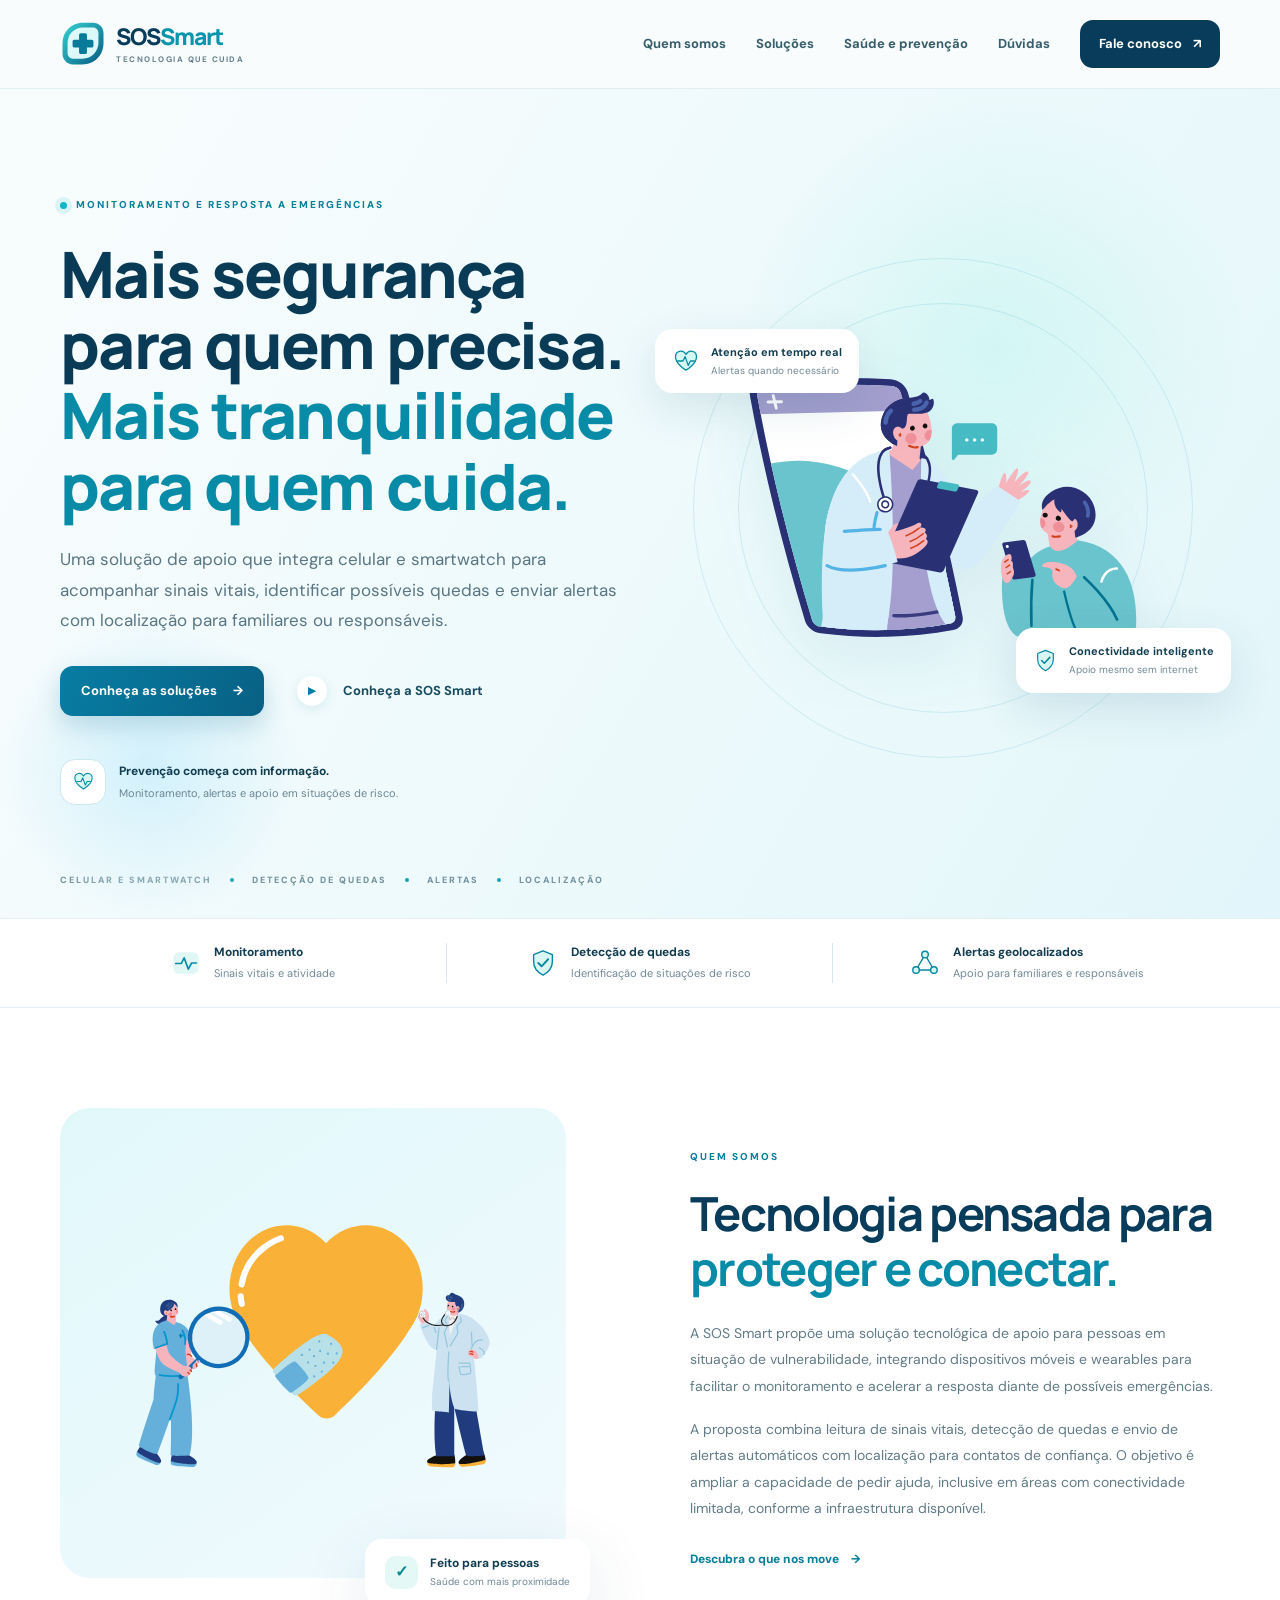
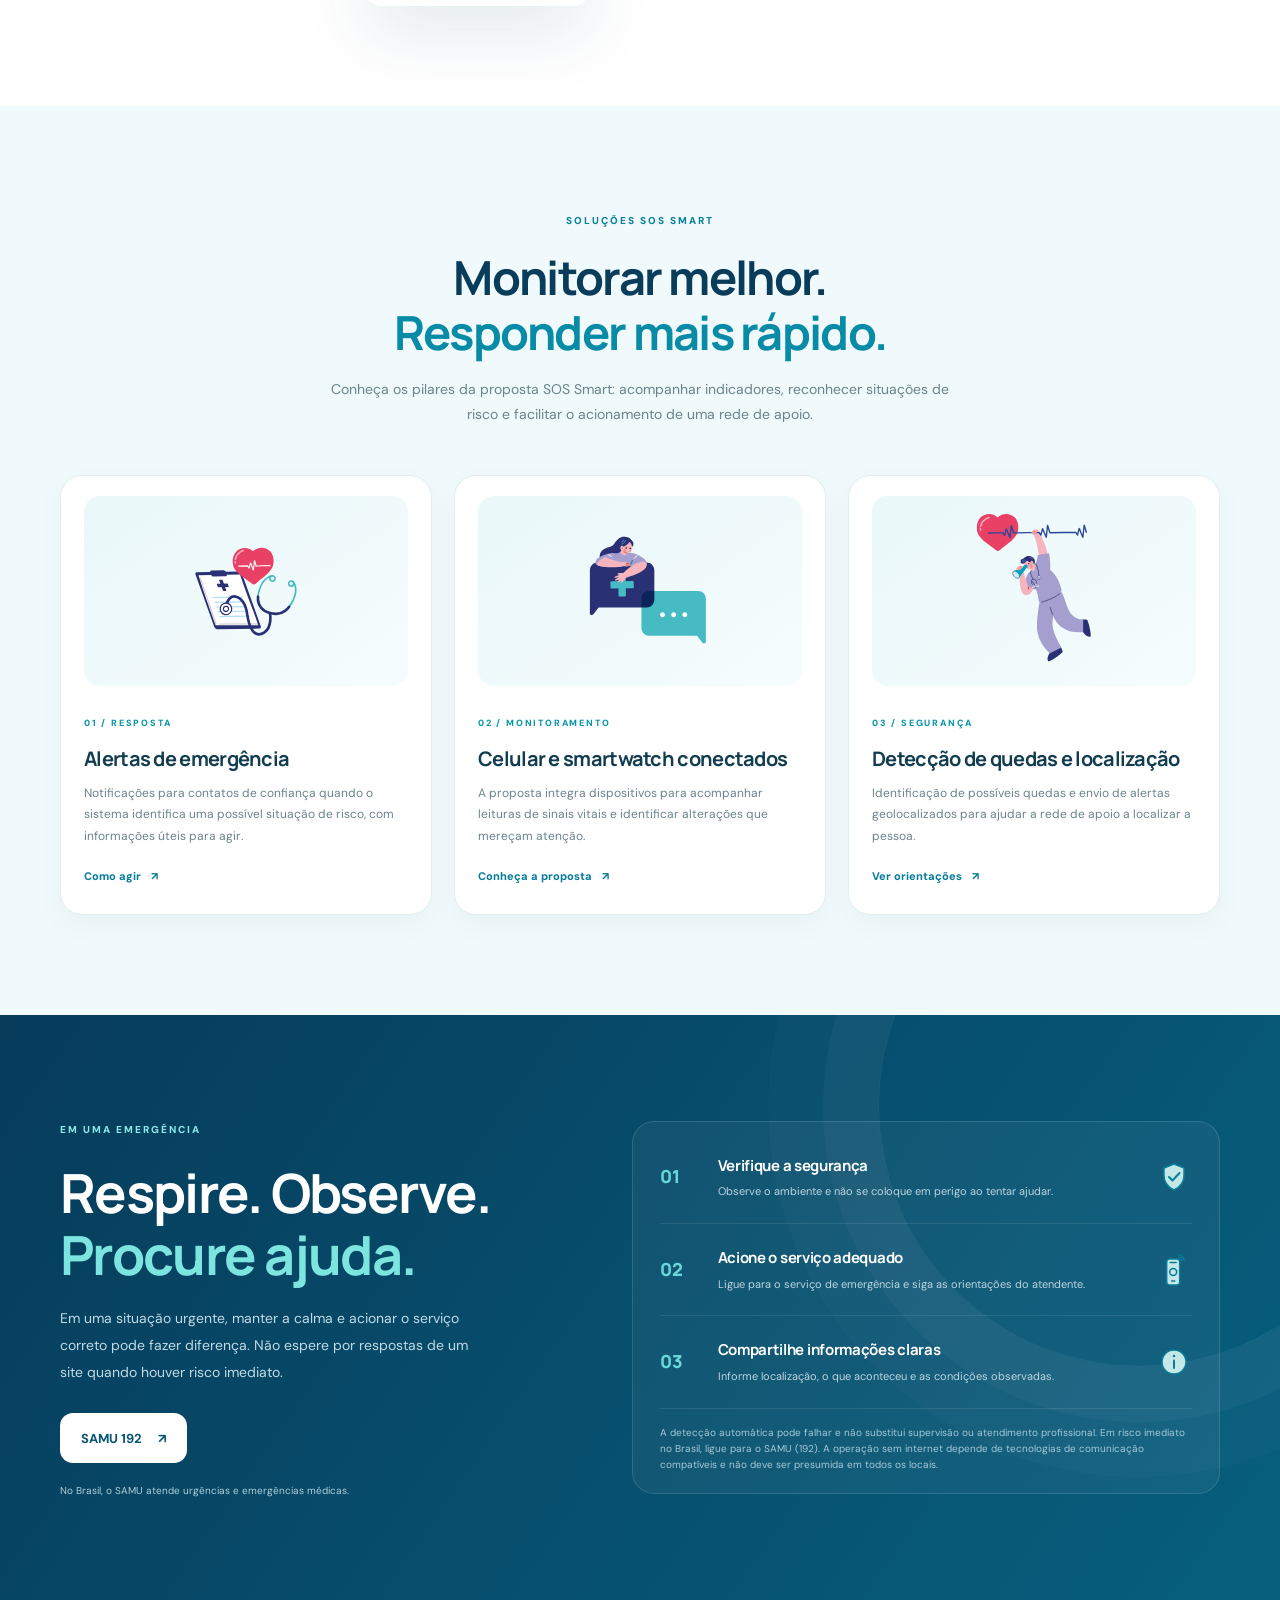
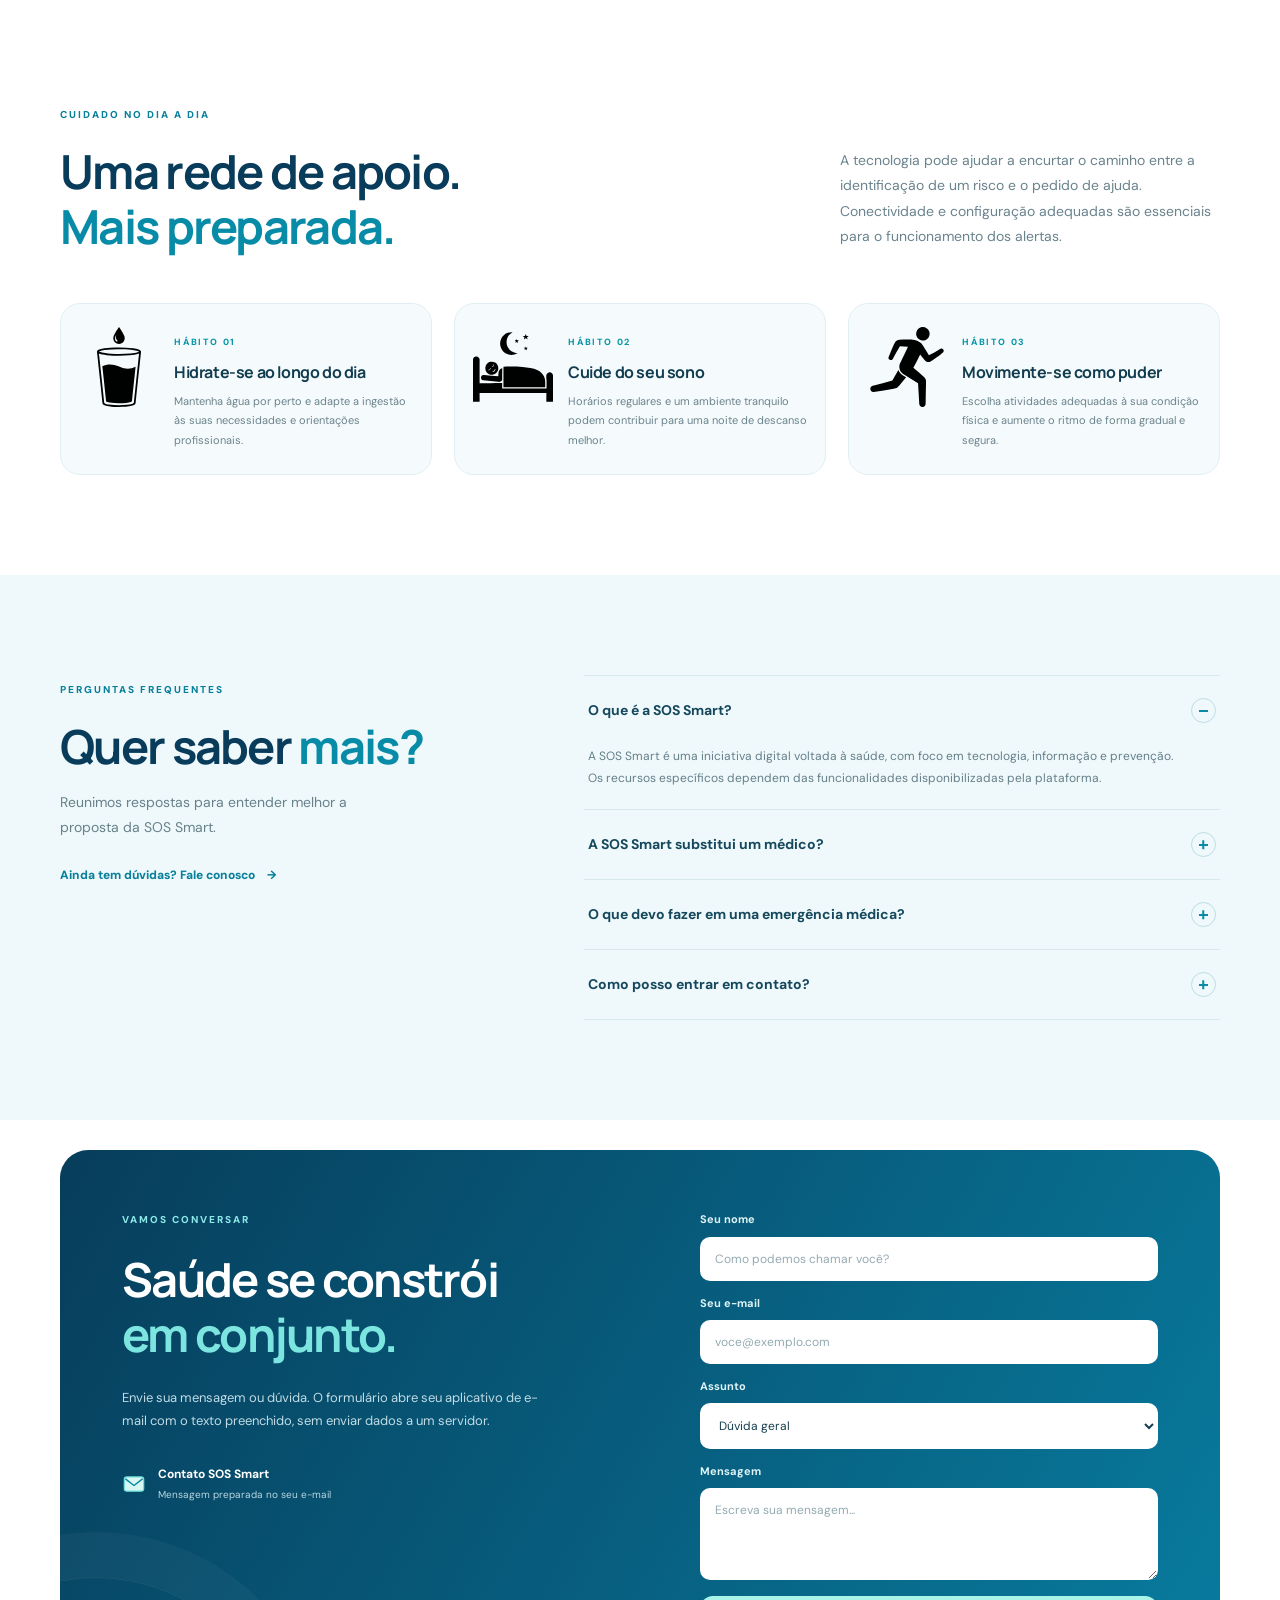
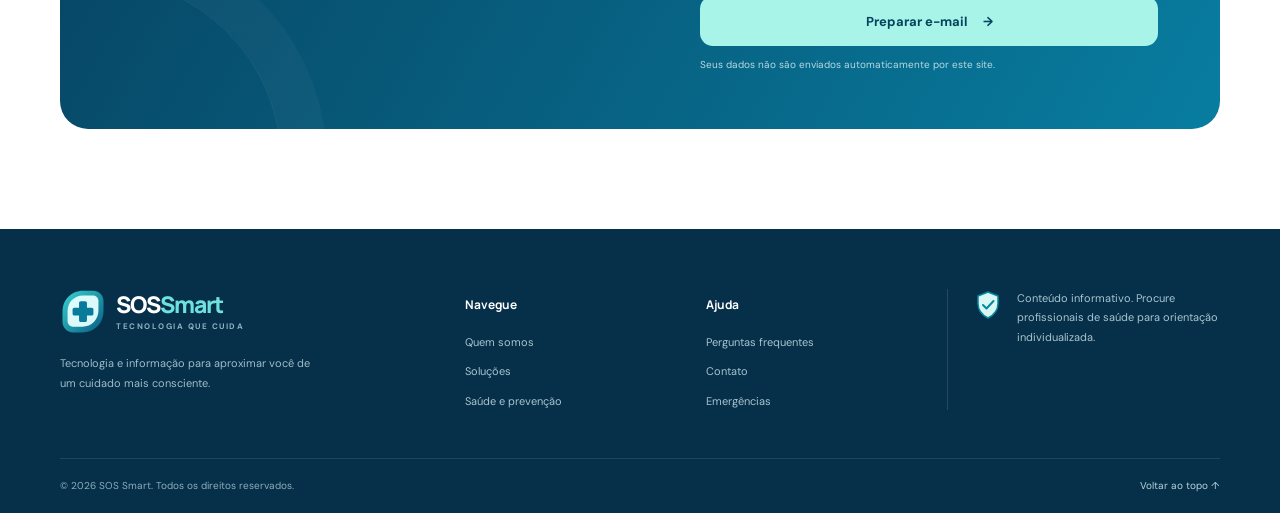
<file: index.html>
<!doctype html>
<html lang="pt-BR">
<head>
  <meta charset="utf-8">
  <meta name="viewport" content="width=device-width, initial-scale=1">
  <meta name="theme-color" content="#075d7d">
  <meta name="description" content="SOS Smart: tecnologia assistiva para monitoramento, detecção de quedas e alertas de emergência para pessoas em situação de vulnerabilidade.">
  <title>SOS Smart | Tecnologia que cuida de você</title>
  <link rel="icon" href="assets/logo-sossmart.svg" type="image/svg+xml">
  <link rel="preconnect" href="https://fonts.googleapis.com">
  <link rel="preconnect" href="https://fonts.gstatic.com" crossorigin>
  <link href="https://fonts.googleapis.com/css2?family=DM+Sans:wght@400;500;600;700&family=Manrope:wght@400;500;600;700;800&display=swap" rel="stylesheet">
  <link rel="stylesheet" href="style.css">
</head>
<body>
  <a class="skip-link" href="#conteudo">Pular para o conteúdo</a>
  <header class="site-header" id="topo">
    <div class="container nav-wrap">
      <a class="brand" href="#topo" aria-label="SOS Smart, início"><img src="assets/logo-sossmart.svg" alt="" width="48" height="48"><span>SOS<span class="brand-light">Smart</span><small>TECNOLOGIA QUE CUIDA</small></span></a>
      <button class="nav-toggle" aria-label="Abrir menu" aria-expanded="false" aria-controls="nav-menu"><span></span><span></span><span></span></button>
      <nav class="nav-menu" id="nav-menu" aria-label="Navegação principal">
        <a href="#sobre">Quem somos</a><a href="#solucoes">Soluções</a><a href="#prevencao">Saúde e prevenção</a><a href="#faq">Dúvidas</a>
        <a class="nav-cta" href="#contato">Fale conosco <span aria-hidden="true">↗</span></a>
      </nav>
    </div>
  </header>

  <main id="conteudo">
    <section class="hero section-pad">
      <div class="hero-glow glow-one"></div><div class="hero-glow glow-two"></div>
      <div class="container hero-grid">
        <div class="hero-copy reveal">
          <span class="eyebrow"><span class="eyebrow-dot"></span> MONITORAMENTO E RESPOSTA A EMERGÊNCIAS</span>
          <h1>Mais segurança para quem precisa. <span>Mais tranquilidade para quem cuida.</span></h1>
          <p class="hero-lead">Uma solução de apoio que integra celular e smartwatch para acompanhar sinais vitais, identificar possíveis quedas e enviar alertas com localização para familiares ou responsáveis.</p>
          <div class="hero-actions"><a class="button button-primary" href="#solucoes">Conheça as soluções <span aria-hidden="true">→</span></a><a class="button button-quiet" href="#sobre"><span class="play-icon" aria-hidden="true">▶</span> Conheça a SOS Smart</a></div>
          <div class="hero-proof"><div class="proof-icon"><img src="assets/icon-heart.svg" alt="" width="23" height="23"></div><p><strong>Prevenção começa com informação.</strong><span>Monitoramento, alertas e apoio em situações de risco.</span></p></div>
        </div>
        <div class="hero-art reveal reveal-delay" aria-label="Ilustração de cuidado em saúde conectado">
          <div class="art-orbit orbit-a"></div><div class="art-orbit orbit-b"></div>
          <img class="hero-illustration" src="assets/hero-care.svg" alt="Profissional de saúde com um coração e elementos de monitoramento digital" width="620" height="560">
          <div class="floating-card card-heart"><img src="assets/icon-heart.svg" alt="" width="28" height="28"><span><strong>Atenção em tempo real</strong><small>Alertas quando necessário</small></span></div>
          <div class="floating-card card-shield"><img src="assets/icon-shield.svg" alt="" width="25" height="25"><span><strong>Conectividade inteligente</strong><small>Apoio mesmo sem internet</small></span></div>
        </div>
      </div>
      <div class="container hero-bottom"><span>CELULAR E SMARTWATCH</span><i></i><span>DETECÇÃO DE QUEDAS</span><i></i><span>ALERTAS</span><i></i><span>LOCALIZAÇÃO</span></div>
    </section>

    <section class="trust-strip" aria-label="Princípios SOS Smart"><div class="container trust-grid"><div><img src="assets/icon-pulse.svg" alt="" width="30" height="30"><span><strong>Monitoramento</strong><small>Sinais vitais e atividade</small></span></div><div><img src="assets/icon-shield.svg" alt="" width="30" height="30"><span><strong>Detecção de quedas</strong><small>Identificação de situações de risco</small></span></div><div><img src="assets/icon-connected.svg" alt="" width="30" height="30"><span><strong>Alertas geolocalizados</strong><small>Apoio para familiares e responsáveis</small></span></div></div></section>

    <section class="about section-pad" id="sobre"><div class="container about-grid">
      <div class="about-visual reveal"><div class="visual-frame"><img src="assets/team-care.svg" alt="Ilustração de equipe de saúde acolhendo uma pessoa" width="560" height="470"></div><div class="mini-note"><span class="note-check">✓</span><span><strong>Feito para pessoas</strong><small>Saúde com mais proximidade</small></span></div></div>
      <div class="about-copy reveal reveal-delay"><span class="eyebrow">QUEM SOMOS</span><h2>Tecnologia pensada para <span>proteger e conectar.</span></h2><p>A SOS Smart propõe uma solução tecnológica de apoio para pessoas em situação de vulnerabilidade, integrando dispositivos móveis e wearables para facilitar o monitoramento e acelerar a resposta diante de possíveis emergências.</p><p>A proposta combina leitura de sinais vitais, detecção de quedas e envio de alertas automáticos com localização para contatos de confiança. O objetivo é ampliar a capacidade de pedir ajuda, inclusive em áreas com conectividade limitada, conforme a infraestrutura disponível.</p><a class="text-link" href="#solucoes">Descubra o que nos move <span aria-hidden="true">→</span></a></div>
    </div></section>

    <section class="solutions section-pad" id="solucoes"><div class="container"><div class="section-heading reveal"><span class="eyebrow">SOLUÇÕES SOS SMART</span><h2>Monitorar melhor.<br><span>Responder mais rápido.</span></h2><p>Conheça os pilares da proposta SOS Smart: acompanhar indicadores, reconhecer situações de risco e facilitar o acionamento de uma rede de apoio.</p></div>
      <div class="solution-grid">
        <article class="solution-card solution-featured reveal"><div class="solution-image"><img src="assets/solution-emergency.svg" alt="Ilustração de atendimento e suporte em emergência" width="300" height="220"></div><span class="card-kicker">01 / RESPOSTA</span><h3>Alertas de emergência</h3><p>Notificações para contatos de confiança quando o sistema identifica uma possível situação de risco, com informações úteis para agir.</p><a href="#emergencias" class="card-link">Como agir <span aria-hidden="true">↗</span></a></article>
        <article class="solution-card reveal reveal-delay"><div class="solution-image"><img src="assets/solution-monitor.svg" alt="Ilustração de monitoramento de indicadores de saúde" width="300" height="220"></div><span class="card-kicker">02 / MONITORAMENTO</span><h3>Celular e smartwatch conectados</h3><p>A proposta integra dispositivos para acompanhar leituras de sinais vitais e identificar alterações que mereçam atenção.</p><a href="#sobre" class="card-link">Conheça a proposta <span aria-hidden="true">↗</span></a></article>
        <article class="solution-card reveal reveal-delay-2"><div class="solution-image"><img src="assets/solution-learn.svg" alt="Ilustração de materiais educativos de saúde" width="300" height="220"></div><span class="card-kicker">03 / SEGURANÇA</span><h3>Detecção de quedas e localização</h3><p>Identificação de possíveis quedas e envio de alertas geolocalizados para ajudar a rede de apoio a localizar a pessoa.</p><a href="#emergencias" class="card-link">Ver orientações <span aria-hidden="true">↗</span></a></article>
      </div>
    </div></section>

    <section class="emergency section-pad" id="emergencias"><div class="container emergency-grid"><div class="emergency-copy reveal"><span class="eyebrow eyebrow-light">EM UMA EMERGÊNCIA</span><h2>Respire. Observe.<br><span>Procure ajuda.</span></h2><p>Em uma situação urgente, manter a calma e acionar o serviço correto pode fazer diferença. Não espere por respostas de um site quando houver risco imediato.</p><a class="button button-white" href="tel:192">SAMU 192 <span aria-hidden="true">↗</span></a><small class="emergency-caption">No Brasil, o SAMU atende urgências e emergências médicas.</small></div>
      <div class="emergency-steps reveal reveal-delay"><div class="step-row"><span class="step-number">01</span><div><h3>Verifique a segurança</h3><p>Observe o ambiente e não se coloque em perigo ao tentar ajudar.</p></div><img src="assets/icon-shield.svg" alt="" width="32" height="32"></div><div class="step-row"><span class="step-number">02</span><div><h3>Acione o serviço adequado</h3><p>Ligue para o serviço de emergência e siga as orientações do atendente.</p></div><img src="assets/icon-phone.svg" alt="" width="32" height="32"></div><div class="step-row"><span class="step-number">03</span><div><h3>Compartilhe informações claras</h3><p>Informe localização, o que aconteceu e as condições observadas.</p></div><img src="assets/icon-info.svg" alt="" width="32" height="32"></div><p class="disclaimer">A detecção automática pode falhar e não substitui supervisão ou atendimento profissional. Em risco imediato no Brasil, ligue para o SAMU (192). A operação sem internet depende de tecnologias de comunicação compatíveis e não deve ser presumida em todos os locais.</p></div>
    </div></section>

    <section class="prevention section-pad" id="prevencao"><div class="container"><div class="section-heading section-heading-row reveal"><div><span class="eyebrow">CUIDADO NO DIA A DIA</span><h2>Uma rede de apoio.<br><span>Mais preparada.</span></h2></div><p>A tecnologia pode ajudar a encurtar o caminho entre a identificação de um risco e o pedido de ajuda. Conectividade e configuração adequadas são essenciais para o funcionamento dos alertas.</p></div>
      <div class="tips-grid"><article class="tip-card reveal"><img src="assets/tip-water.svg" alt="Ilustração de copo de água" width="100" height="100"><div><span class="tip-label">HÁBITO 01</span><h3>Hidrate-se ao longo do dia</h3><p>Mantenha água por perto e adapte a ingestão às suas necessidades e orientações profissionais.</p></div></article><article class="tip-card reveal reveal-delay"><img src="assets/tip-sleep.svg" alt="Ilustração de lua e estrelas" width="100" height="100"><div><span class="tip-label">HÁBITO 02</span><h3>Cuide do seu sono</h3><p>Horários regulares e um ambiente tranquilo podem contribuir para uma noite de descanso melhor.</p></div></article><article class="tip-card reveal reveal-delay-2"><img src="assets/tip-move.svg" alt="Ilustração de pessoa caminhando" width="100" height="100"><div><span class="tip-label">HÁBITO 03</span><h3>Movimente-se como puder</h3><p>Escolha atividades adequadas à sua condição física e aumente o ritmo de forma gradual e segura.</p></div></article></div>
    </div></section>

    <section class="faq section-pad" id="faq"><div class="container faq-grid"><div class="faq-intro reveal"><span class="eyebrow">PERGUNTAS FREQUENTES</span><h2>Quer saber <span>mais?</span></h2><p>Reunimos respostas para entender melhor a proposta da SOS Smart.</p><a href="#contato" class="text-link">Ainda tem dúvidas? Fale conosco <span aria-hidden="true">→</span></a></div><div class="faq-list reveal reveal-delay">
      <details class="faq-item" open><summary>O que é a SOS Smart?<span class="faq-plus" aria-hidden="true"></span></summary><p>A SOS Smart é uma iniciativa digital voltada à saúde, com foco em tecnologia, informação e prevenção. Os recursos específicos dependem das funcionalidades disponibilizadas pela plataforma.</p></details>
      <details class="faq-item"><summary>A SOS Smart substitui um médico?<span class="faq-plus" aria-hidden="true"></span></summary><p>Não. O conteúdo do site é informativo e não substitui diagnóstico, tratamento ou orientação individualizada de profissionais habilitados.</p></details>
      <details class="faq-item"><summary>O que devo fazer em uma emergência médica?<span class="faq-plus" aria-hidden="true"></span></summary><p>No Brasil, ligue para o SAMU pelo 192 em urgências médicas. Informe o local e siga as instruções do atendente. Em perigo imediato, não dependa de um formulário ou de uma resposta online.</p></details>
      <details class="faq-item"><summary>Como posso entrar em contato?<span class="faq-plus" aria-hidden="true"></span></summary><p>Use o formulário desta página para preparar uma mensagem. Como este projeto é uma versão estática, o envio real depende de conectar um serviço de formulário ou backend.</p></details>
    </div></div></section>

    <section class="contact section-pad" id="contato"><div class="container contact-panel"><div class="contact-copy reveal"><span class="eyebrow eyebrow-light">VAMOS CONVERSAR</span><h2>Saúde se constrói <span>em conjunto.</span></h2><p>Envie sua mensagem ou dúvida. O formulário abre seu aplicativo de e-mail com o texto preenchido, sem enviar dados a um servidor.</p><div class="contact-detail"><img src="assets/icon-mail.svg" alt="" width="24" height="24"><span><strong>Contato SOS Smart</strong><small>Mensagem preparada no seu e-mail</small></span></div></div><form class="contact-form reveal reveal-delay" id="contact-form"><label for="name">Seu nome</label><input id="name" name="name" autocomplete="name" placeholder="Como podemos chamar você?" required maxlength="80"><label for="email">Seu e-mail</label><input id="email" name="email" type="email" autocomplete="email" placeholder="voce@exemplo.com" required maxlength="120"><label for="subject">Assunto</label><select id="subject" name="subject"><option>Dúvida geral</option><option>Parceria</option><option>Sugestão</option><option>Outro assunto</option></select><label for="message">Mensagem</label><textarea id="message" name="message" rows="4" placeholder="Escreva sua mensagem..." required maxlength="1500"></textarea><button class="button button-primary button-submit" type="submit">Preparar e-mail <span aria-hidden="true">→</span></button><p class="form-note" id="form-status" role="status">Seus dados não são enviados automaticamente por este site.</p></form></div></section>
  </main>

  <footer class="site-footer"><div class="container footer-main"><div class="footer-brand"><a class="brand brand-footer" href="#topo"><img src="assets/logo-sossmart.svg" alt="" width="48" height="48"><span>SOS<span class="brand-light">Smart</span><small>TECNOLOGIA QUE CUIDA</small></span></a><p>Tecnologia e informação para aproximar você de um cuidado mais consciente.</p></div><div class="footer-col"><h3>Navegue</h3><a href="#sobre">Quem somos</a><a href="#solucoes">Soluções</a><a href="#prevencao">Saúde e prevenção</a></div><div class="footer-col"><h3>Ajuda</h3><a href="#faq">Perguntas frequentes</a><a href="#contato">Contato</a><a href="#emergencias">Emergências</a></div><div class="footer-note"><img src="assets/icon-shield.svg" alt="" width="32" height="32"><p>Conteúdo informativo. Procure profissionais de saúde para orientação individualizada.</p></div></div><div class="container footer-bottom"><span>© <span id="year">2026</span> SOS Smart. Todos os direitos reservados.</span><a href="#topo">Voltar ao topo ↑</a></div></footer>
  <script src="script.js"></script>
</body>
</html>
</file>
<file: style.css>
:root{--navy:#083c5a;--blue:#087da3;--blue-2:#10a8bf;--aqua:#b1faf5;--ice:#eaf8fb;--ink:#123d50;--muted:#5f7783;--white:#fff;--line:#d8e9ee;--shadow:0 24px 70px rgba(6,62,87,.12);--radius:26px}*{box-sizing:border-box}html{scroll-behavior:smooth;scroll-padding-top:100px}body{margin:0;color:var(--ink);background:#f8fcfd;font-family:'DM Sans',sans-serif;line-height:1.65;-webkit-font-smoothing:antialiased}img{display:block;max-width:100%}a{color:inherit}.container{width:min(1160px,calc(100% - 48px));margin-inline:auto}.section-pad{padding:100px 0}.skip-link{position:absolute;top:-60px;left:16px;background:#fff;padding:12px 18px;border-radius:10px;z-index:999}.skip-link:focus{top:16px}.site-header{position:sticky;top:0;z-index:100;background:rgba(248,252,253,.86);backdrop-filter:blur(18px);border-bottom:1px solid rgba(216,233,238,.7)}.nav-wrap{min-height:88px;display:flex;align-items:center;justify-content:space-between;gap:32px}.brand{display:flex;align-items:center;gap:10px;text-decoration:none;color:var(--navy);font-family:'Manrope',sans-serif;font-weight:800;font-size:23px;line-height:1.1;letter-spacing:-1px;flex-shrink:0}.brand img{width:46px;height:46px}.brand-light{color:#0795ad}.brand small{display:block;font-family:'DM Sans',sans-serif;font-size:8px;letter-spacing:1.5px;font-weight:700;color:#63808c;margin-top:5px}.nav-menu{display:flex;align-items:center;gap:30px}.nav-menu>a{text-decoration:none;font-size:13px;font-weight:700;color:#385d6b;transition:color .2s}.nav-menu>a:hover{color:var(--blue)}.nav-menu .nav-cta{background:var(--navy);color:white;padding:13px 19px;border-radius:13px}.nav-cta span{margin-left:8px}.nav-toggle{display:none;background:none;border:0;padding:8px;cursor:pointer}.nav-toggle span{display:block;width:24px;height:2px;background:var(--navy);margin:5px;border-radius:3px}.hero{position:relative;overflow:hidden;padding-top:72px;padding-bottom:26px;background:linear-gradient(120deg,#f7fcfd 10%,#eaf9fb 68%,#e2f5fa)}.hero-grid{position:relative;z-index:1;display:grid;grid-template-columns:1.02fr .98fr;align-items:center;gap:30px;min-height:480px}.hero-copy{padding:30px 0 50px}.eyebrow{display:inline-flex;align-items:center;gap:9px;font-size:10px;font-weight:800;letter-spacing:2px;color:#087f9b}.eyebrow-dot{width:7px;height:7px;border-radius:50%;background:#0cb8c4;box-shadow:0 0 0 5px rgba(12,184,196,.12)}h1,h2,h3,p{margin-top:0}h1,h2,h3{font-family:'Manrope',sans-serif;letter-spacing:-1.7px}h1{font-size:clamp(42px,5vw,64px);line-height:1.1;margin:22px 0 23px;color:#093b56;font-weight:800}h1 span,h2 span{color:#078ba7}.hero-lead{font-size:17px;line-height:1.8;color:#5a7683;max-width:520px}.hero-actions{display:flex;flex-wrap:wrap;align-items:center;gap:12px;margin-top:30px}.button{min-height:50px;display:inline-flex;align-items:center;justify-content:center;gap:16px;padding:0 21px;border-radius:13px;text-decoration:none;font:700 13px 'DM Sans',sans-serif;border:0;cursor:pointer;transition:transform .2s,box-shadow .2s,background .2s}.button:hover{transform:translateY(-2px)}.button-primary{background:linear-gradient(115deg,#087da3,#086084);color:#fff;box-shadow:0 10px 25px rgba(8,105,139,.2)}.button-primary:hover{box-shadow:0 14px 30px rgba(8,105,139,.27)}.button-quiet{background:transparent;color:#174c63}.play-icon{display:grid;place-items:center;width:30px;height:30px;border-radius:50%;background:white;color:var(--blue);font-size:10px;box-shadow:0 3px 12px #0a69851c}.hero-proof{display:flex;align-items:center;gap:13px;margin-top:43px}.proof-icon{width:46px;height:46px;border:1px solid #cbe8ed;background:#fff;border-radius:15px;display:grid;place-items:center}.hero-proof p{margin:0;display:grid;gap:2px}.hero-proof strong{font-size:12px}.hero-proof p span{font-size:11px;color:#6c8792}.hero-art{position:relative;min-height:500px;display:grid;place-items:center}.hero-illustration{position:relative;z-index:1;width:min(100%,570px);filter:drop-shadow(0 22px 28px rgba(10,100,130,.08))}.hero-glow{position:absolute;border-radius:50%;filter:blur(2px);pointer-events:none}.glow-one{width:520px;height:520px;right:2%;top:0;background:radial-gradient(circle,#c6f4f1a8,transparent 68%)}.glow-two{width:300px;height:300px;left:0;bottom:0;background:radial-gradient(circle,#d1f0fb,transparent 70%)}.art-orbit{position:absolute;border:1px solid rgba(7,139,167,.13);border-radius:50%;aspect-ratio:1}.orbit-a{width:410px}.orbit-b{width:500px}.floating-card{position:absolute;z-index:2;display:flex;align-items:center;gap:11px;background:#fff;padding:13px 16px;border-radius:17px;box-shadow:0 15px 45px rgba(12,82,106,.12);border:1px solid #ffffffc9}.floating-card span{display:grid;gap:2px}.floating-card strong{font-size:11px}.floating-card small{font-size:10px;color:#718994}.card-heart{top:18%;left:-2%}.card-shield{right:-2%;bottom:17%}.hero-bottom{display:flex;align-items:center;gap:18px;padding:18px 0 4px;color:#72919d;font-size:9px;letter-spacing:2px;font-weight:800}.hero-bottom i{width:4px;height:4px;background:#13a5b6;border-radius:50%}.trust-strip{background:#fff;border-block:1px solid #e3eff2}.trust-grid{display:grid;grid-template-columns:repeat(3,1fr);padding:24px 0}.trust-grid>div{display:flex;align-items:center;justify-content:center;gap:13px;border-right:1px solid var(--line)}.trust-grid>div:last-child{border:0}.trust-grid span{display:grid;gap:2px}.trust-grid strong{font-size:12px}.trust-grid small{font-size:11px;color:#718994}.about{background:#fff}.about-grid{display:grid;grid-template-columns:1fr 1fr;gap:100px;align-items:center}.about-visual{position:relative;padding:0 24px 28px 0}.visual-frame{border-radius:30px;background:linear-gradient(145deg,#e1f8fa,#f1faff);overflow:hidden}.visual-frame img{width:100%;min-height:360px;object-fit:contain}.mini-note{position:absolute;bottom:0;right:0;display:flex;align-items:center;gap:12px;background:white;padding:15px 20px;border-radius:17px;box-shadow:var(--shadow)}.note-check{width:33px;height:33px;display:grid;place-items:center;border-radius:11px;background:#e4f8f5;color:#078a8f;font-weight:900}.mini-note span:last-child{display:grid}.mini-note strong{font-size:12px}.mini-note small{font-size:10px;color:#6f8792}.about-copy h2,.section-heading h2,.faq-intro h2,.contact-copy h2{font-size:clamp(34px,4vw,47px);line-height:1.18;margin:18px 0 23px;color:var(--navy)}.about-copy p{font-size:14px;line-height:1.9;color:#627c87;margin-bottom:16px}.text-link{display:inline-flex;align-items:center;gap:12px;text-decoration:none;color:#087f9b;font-size:12px;font-weight:800;margin-top:12px}.text-link span{transition:transform .2s}.text-link:hover span{transform:translateX(4px)}.solutions{background:#f0f9fb}.section-heading{text-align:center;max-width:650px;margin:0 auto 48px}.section-heading h2{margin-bottom:16px}.section-heading>p,.section-heading-row>p{color:#6a838d;font-size:14px;line-height:1.8}.solution-grid{display:grid;grid-template-columns:repeat(3,1fr);gap:22px}.solution-card{background:#fff;border:1px solid #e0eef1;border-radius:22px;padding:20px 23px 25px;box-shadow:0 10px 30px rgba(9,70,94,.035);transition:transform .25s,box-shadow .25s}.solution-card:hover{transform:translateY(-6px);box-shadow:var(--shadow)}.solution-image{height:180px;border-radius:16px;overflow:hidden;background:#eaf8fa;margin-bottom:22px;display:grid;place-items:center}.solution-image img{width:100%;height:100%;object-fit:contain}.card-kicker,.tip-label{font-size:9px;font-weight:800;letter-spacing:1.8px;color:#0795a8}.solution-card h3{font-size:20px;line-height:1.3;letter-spacing:-.7px;margin:11px 0}.solution-card p{font-size:12px;line-height:1.8;color:#6b838d;min-height:67px}.card-link{display:inline-flex;gap:10px;align-items:center;margin-top:8px;text-decoration:none;color:#087c9b;font-size:11px;font-weight:800}.emergency{background:linear-gradient(125deg,#073c5b,#075f7e);color:#fff;position:relative;overflow:hidden}.emergency:after{content:"";position:absolute;width:520px;height:520px;border:1px solid #ffffff12;border-radius:50%;right:-120px;top:-170px;box-shadow:0 0 0 55px #ffffff08,0 0 0 110px #ffffff05}.emergency-grid{position:relative;z-index:1;display:grid;grid-template-columns:.9fr 1.1fr;gap:90px;align-items:center}.eyebrow-light{color:#8ce9e8}.emergency-copy h2{font-size:clamp(38px,4.5vw,54px);line-height:1.15;margin:20px 0}.emergency-copy h2 span,.contact-copy h2 span{color:#7de5e0}.emergency-copy>p{font-size:14px;line-height:1.9;color:#c0dbe4;max-width:420px}.button-white{background:white;color:#075473;margin:14px 0}.emergency-caption{display:block;color:#b2d0da;font-size:10px;margin-top:6px}.emergency-steps{background:#ffffff0c;border:1px solid #ffffff20;border-radius:22px;padding:10px 27px}.step-row{display:grid;grid-template-columns:43px 1fr 34px;gap:15px;align-items:center;padding:22px 0;border-bottom:1px solid #ffffff1a}.step-row:last-of-type{border:0}.step-number{font-family:'Manrope',sans-serif;font-weight:800;font-size:18px;color:#69d7d8}.step-row h3{font-size:15px;letter-spacing:-.3px;margin:0 0 4px}.step-row p{font-size:11px;line-height:1.7;color:#bdd5de;margin:0}.step-row img{opacity:.9}.disclaimer{font-size:10px;line-height:1.6;color:#a7c8d3;border-top:1px solid #ffffff1a;padding:16px 0 10px;margin:0}.prevention{background:#fff}.section-heading-row{display:flex;align-items:end;justify-content:space-between;text-align:left;max-width:none;gap:70px}.section-heading-row h2{margin-bottom:0}.section-heading-row>p{max-width:380px;margin-bottom:6px}.tips-grid{display:grid;grid-template-columns:repeat(3,1fr);gap:22px;margin-top:44px}.tip-card{display:flex;gap:15px;align-items:flex-start;background:#f5fbfc;border:1px solid #e2eff2;border-radius:20px;padding:23px 18px}.tip-card>img{width:80px;height:80px;flex-shrink:0}.tip-card h3{font-size:16px;letter-spacing:-.4px;line-height:1.4;margin:8px 0}.tip-card p{font-size:11px;line-height:1.8;color:#6b838d;margin:0}.faq{background:#eff9fb}.faq-grid{display:grid;grid-template-columns:.8fr 1.2fr;gap:100px;align-items:start}.faq-intro h2{margin-bottom:15px}.faq-intro>p{font-size:14px;line-height:1.8;color:#68818b;max-width:310px}.faq-list{border-top:1px solid #d7e9ed}.faq-item{border-bottom:1px solid #d7e9ed;padding:0 4px}.faq-item summary{list-style:none;cursor:pointer;display:flex;justify-content:space-between;align-items:center;gap:20px;padding:22px 0;font-size:14px;font-weight:700;color:#16485d}.faq-item summary::-webkit-details-marker{display:none}.faq-plus{width:25px;height:25px;position:relative;border:1px solid #bddce3;border-radius:50%;flex-shrink:0}.faq-plus:before,.faq-plus:after{content:"";position:absolute;width:9px;height:1.5px;background:#078ba7;top:11px;left:7px;transition:transform .2s}.faq-plus:after{transform:rotate(90deg)}.faq-item[open] .faq-plus:after{transform:rotate(0)}.faq-item p{font-size:12px;line-height:1.85;color:#657f89;padding:0 36px 20px 0;margin:0}.contact{background:#fff;padding-top:30px}.contact-panel{background:linear-gradient(120deg,#073d5b,#087da0);border-radius:28px;padding:55px 62px;display:grid;grid-template-columns:1fr .9fr;gap:70px;color:white;position:relative;overflow:hidden}.contact-panel:after{content:"";position:absolute;width:370px;height:370px;border:1px solid #ffffff12;border-radius:50%;left:-150px;bottom:-220px;box-shadow:0 0 0 45px #ffffff08}.contact-copy,.contact-form{position:relative;z-index:1}.contact-copy h2{color:white;margin-top:20px}.contact-copy h2 span{display:block}.contact-copy>p{color:#c0dce5;font-size:13px;line-height:1.8;max-width:420px}.contact-detail{display:flex;align-items:center;gap:12px;margin-top:32px}.contact-detail span{display:grid;gap:3px}.contact-detail strong{font-size:12px}.contact-detail small{font-size:10px;color:#b9d7e0}.contact-form{display:grid;gap:8px}.contact-form label{font-size:11px;font-weight:700;color:#e1f4f7;margin-top:5px}.contact-form input,.contact-form select,.contact-form textarea{width:100%;font:12px 'DM Sans',sans-serif;color:#163e50;background:#fff;border:1px solid #ffffffa8;border-radius:10px;padding:13px 14px;outline:none;resize:vertical}.contact-form input:focus,.contact-form select:focus,.contact-form textarea:focus{box-shadow:0 0 0 3px #7de5e077;border-color:#7de5e0}.contact-form input::placeholder,.contact-form textarea::placeholder{color:#94aab2}.button-submit{margin-top:8px;width:100%;background:#a8f4e9;color:#06445d;box-shadow:none}.form-note{font-size:10px;color:#b8d9e1;margin:3px 0 0}.site-footer{background:#062f49;color:#d6e9ee;padding-top:60px}.footer-main{display:grid;grid-template-columns:1.3fr .7fr .7fr 1fr;gap:50px;padding-bottom:48px}.brand-footer{color:#fff}.brand-footer .brand-light{color:#6ee1df}.brand-footer small{color:#8db3c1}.footer-brand>p{max-width:260px;font-size:11px;line-height:1.9;color:#9fbdc9;margin-top:18px}.footer-col{display:flex;flex-direction:column;align-items:flex-start;gap:11px}.footer-col h3{font-size:12px;letter-spacing:0;color:#fff;margin:6px 0 8px}.footer-col a{font-size:11px;color:#a9c5d0;text-decoration:none}.footer-col a:hover{color:#7de5e0}.footer-note{display:flex;gap:13px;align-items:flex-start;border-left:1px solid #ffffff20;padding-left:24px}.footer-note img{flex-shrink:0}.footer-note p{font-size:11px;line-height:1.8;color:#a9c5d0;margin:0}.footer-bottom{border-top:1px solid #ffffff1a;padding:19px 0;display:flex;justify-content:space-between;gap:20px;font-size:10px;color:#8daebb}.footer-bottom a{text-decoration:none;color:#b6d4dd}.reveal{opacity:0;transform:translateY(18px);transition:opacity .65s ease,transform .65s ease}.reveal.is-visible{opacity:1;transform:translateY(0)}.reveal-delay{transition-delay:.12s}.reveal-delay-2{transition-delay:.22s}@media(prefers-reduced-motion:reduce){html{scroll-behavior:auto}*,*:before,*:after{animation-duration:.01ms!important;transition-duration:.01ms!important}.reveal{opacity:1;transform:none}}@media(max-width:1000px){.nav-menu{gap:18px}.nav-menu>a{font-size:12px}.hero-grid{grid-template-columns:1fr 1fr;gap:10px}.hero-art{min-height:400px}.floating-card{padding:10px}.card-heart{left:-6%}.card-shield{right:-3%}.about-grid{gap:55px}.emergency-grid{gap:45px}.faq-grid{gap:55px}.contact-panel{padding:45px;gap:40px}.footer-main{gap:28px}.tip-card{flex-direction:column}.tip-card>img{width:68px;height:68px}}@media(max-width:760px){.container{width:min(100% - 36px,560px)}.section-pad{padding:72px 0}.nav-wrap{min-height:74px}.brand{font-size:21px}.brand img{width:42px;height:42px}.nav-toggle{display:block;z-index:3}.nav-menu{position:absolute;top:74px;left:0;right:0;background:#fff;padding:12px 24px 24px;display:none;flex-direction:column;align-items:stretch;gap:0;border-bottom:1px solid var(--line);box-shadow:0 15px 25px #093d5610}.nav-menu.is-open{display:flex}.nav-menu>a{padding:13px 0;font-size:14px}.nav-menu .nav-cta{padding:14px 16px;margin-top:8px;text-align:center}.hero{padding-top:45px}.hero-grid{grid-template-columns:1fr;gap:0}.hero-copy{padding:10px 0 0}.hero h1{font-size:clamp(40px,10vw,56px);max-width:570px}.hero-lead{font-size:15px}.hero-art{min-height:360px;margin-top:4px}.hero-illustration{max-width:430px}.orbit-a{width:280px}.orbit-b{width:340px}.card-heart{left:0;top:14%}.card-shield{right:0;bottom:12%}.floating-card{padding:10px 12px}.floating-card strong{font-size:10px}.floating-card small{font-size:9px}.hero-proof{margin-top:30px}.hero-bottom{gap:9px;justify-content:center;font-size:8px;letter-spacing:1px;flex-wrap:wrap;padding-top:15px}.trust-grid{grid-template-columns:1fr;gap:18px;padding:25px 0}.trust-grid>div{justify-content:flex-start;border-right:0;border-bottom:1px solid var(--line);padding:0 0 15px}.trust-grid>div:last-child{border:0;padding-bottom:0}.about-grid,.emergency-grid,.faq-grid,.contact-panel{grid-template-columns:1fr;gap:38px}.about-visual{max-width:500px}.visual-frame img{min-height:270px}.about-copy h2,.section-heading h2,.faq-intro h2,.contact-copy h2{font-size:36px}.solution-grid,.tips-grid{grid-template-columns:1fr;gap:16px}.solution-card{padding:17px 18px 22px}.solution-image{height:200px}.solution-card p{min-height:0}.section-heading{margin-bottom:32px}.emergency-steps{padding:5px 19px}.step-row{grid-template-columns:34px 1fr 28px;gap:10px;padding:18px 0}.step-row h3{font-size:14px}.step-row p{font-size:11px}.section-heading-row{display:block}.section-heading-row>p{margin-top:22px}.tip-card{flex-direction:row;align-items:flex-start;padding:19px}.tip-card>img{width:75px;height:75px}.faq-grid{gap:30px}.faq-item summary{font-size:13px}.contact{padding-top:10px}.contact-panel{padding:35px 24px;border-radius:22px;gap:30px}.contact-copy h2 span{display:inline}.footer-main{grid-template-columns:1fr 1fr;gap:32px 24px}.footer-brand{grid-column:1/-1}.footer-note{border-left:0;padding-left:0}.footer-bottom{font-size:9px}.reveal-delay,.reveal-delay-2{transition-delay:0s}}@media(max-width:400px){.hero-actions{align-items:stretch;flex-direction:column}.button{width:100%}.hero-art{min-height:300px}.floating-card img{width:22px;height:22px}.floating-card{gap:7px;padding:8px}.card-heart{left:-3%}.card-shield{right:-3%}.hero-bottom{font-size:7px}.footer-main{gap:25px 16px}}

/* Ajustes SOS Smart: preservar ilustrações/ícones sem cortes e reforçar o foco em monitoramento. */
.solution-image{height:190px;padding:14px;overflow:visible;background:linear-gradient(145deg,#eaf8fa,#f5fcfd)}
.solution-image img{width:100%;height:100%;object-fit:contain;object-position:center;min-width:0;min-height:0}
.solution-card{min-width:0}
.solution-card h3{overflow-wrap:anywhere}
.solution-card p{min-height:0}
.hero-lead{max-width:590px}
@media(max-width:760px){.solution-image{height:190px;padding:10px}.solution-image img{max-height:100%;max-width:100%}}
</file>
